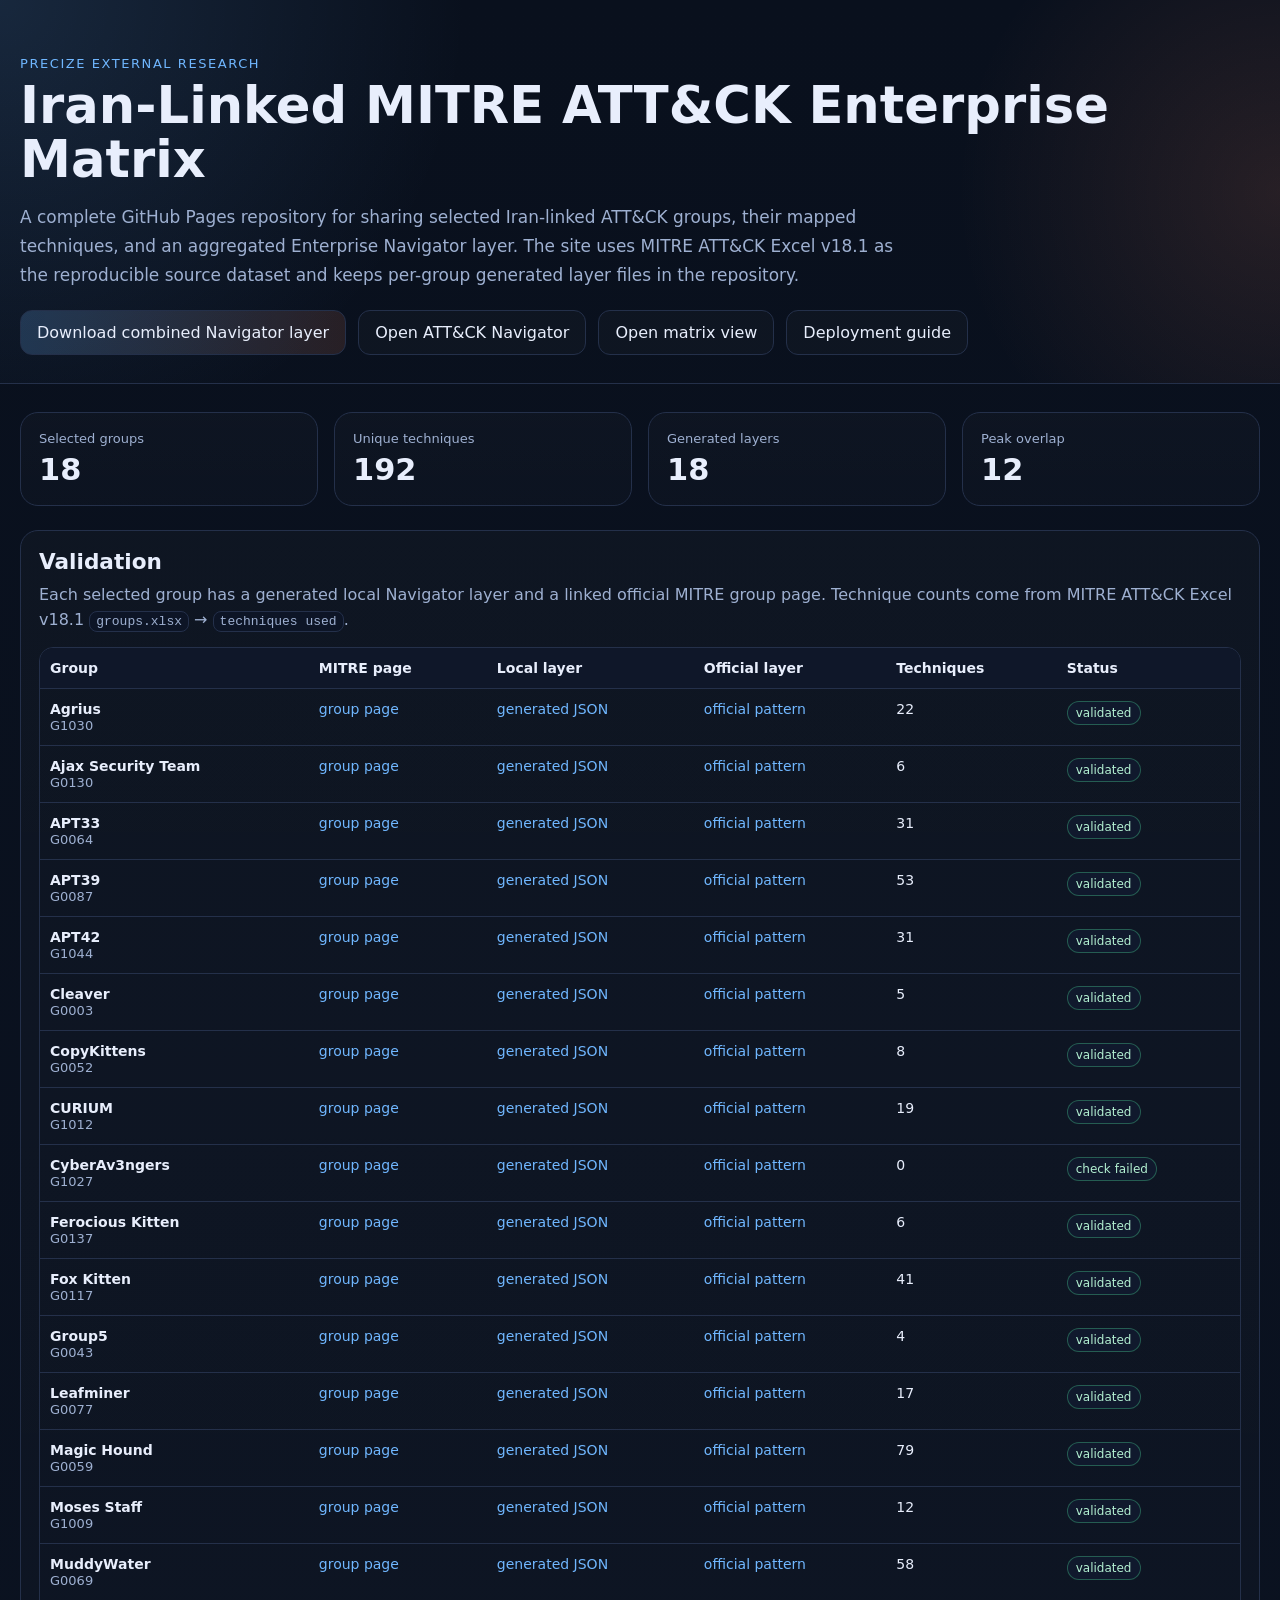
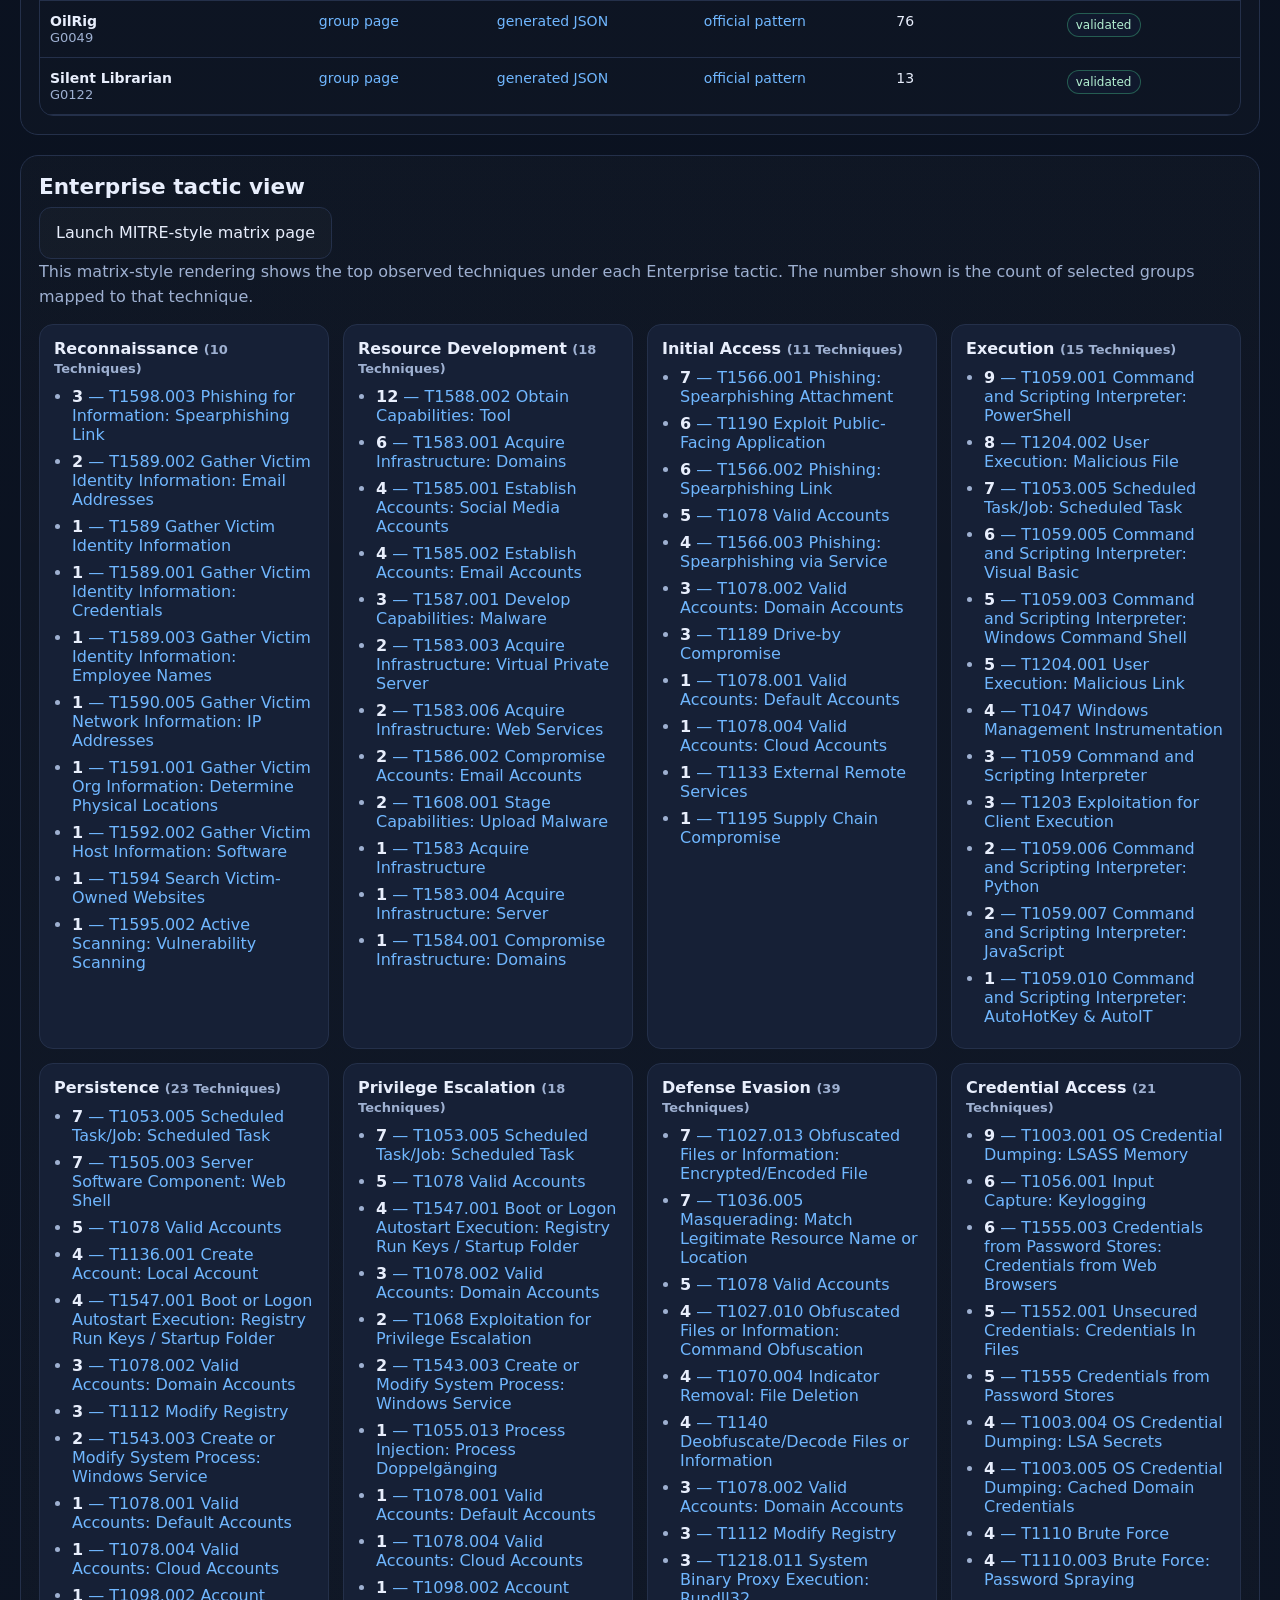
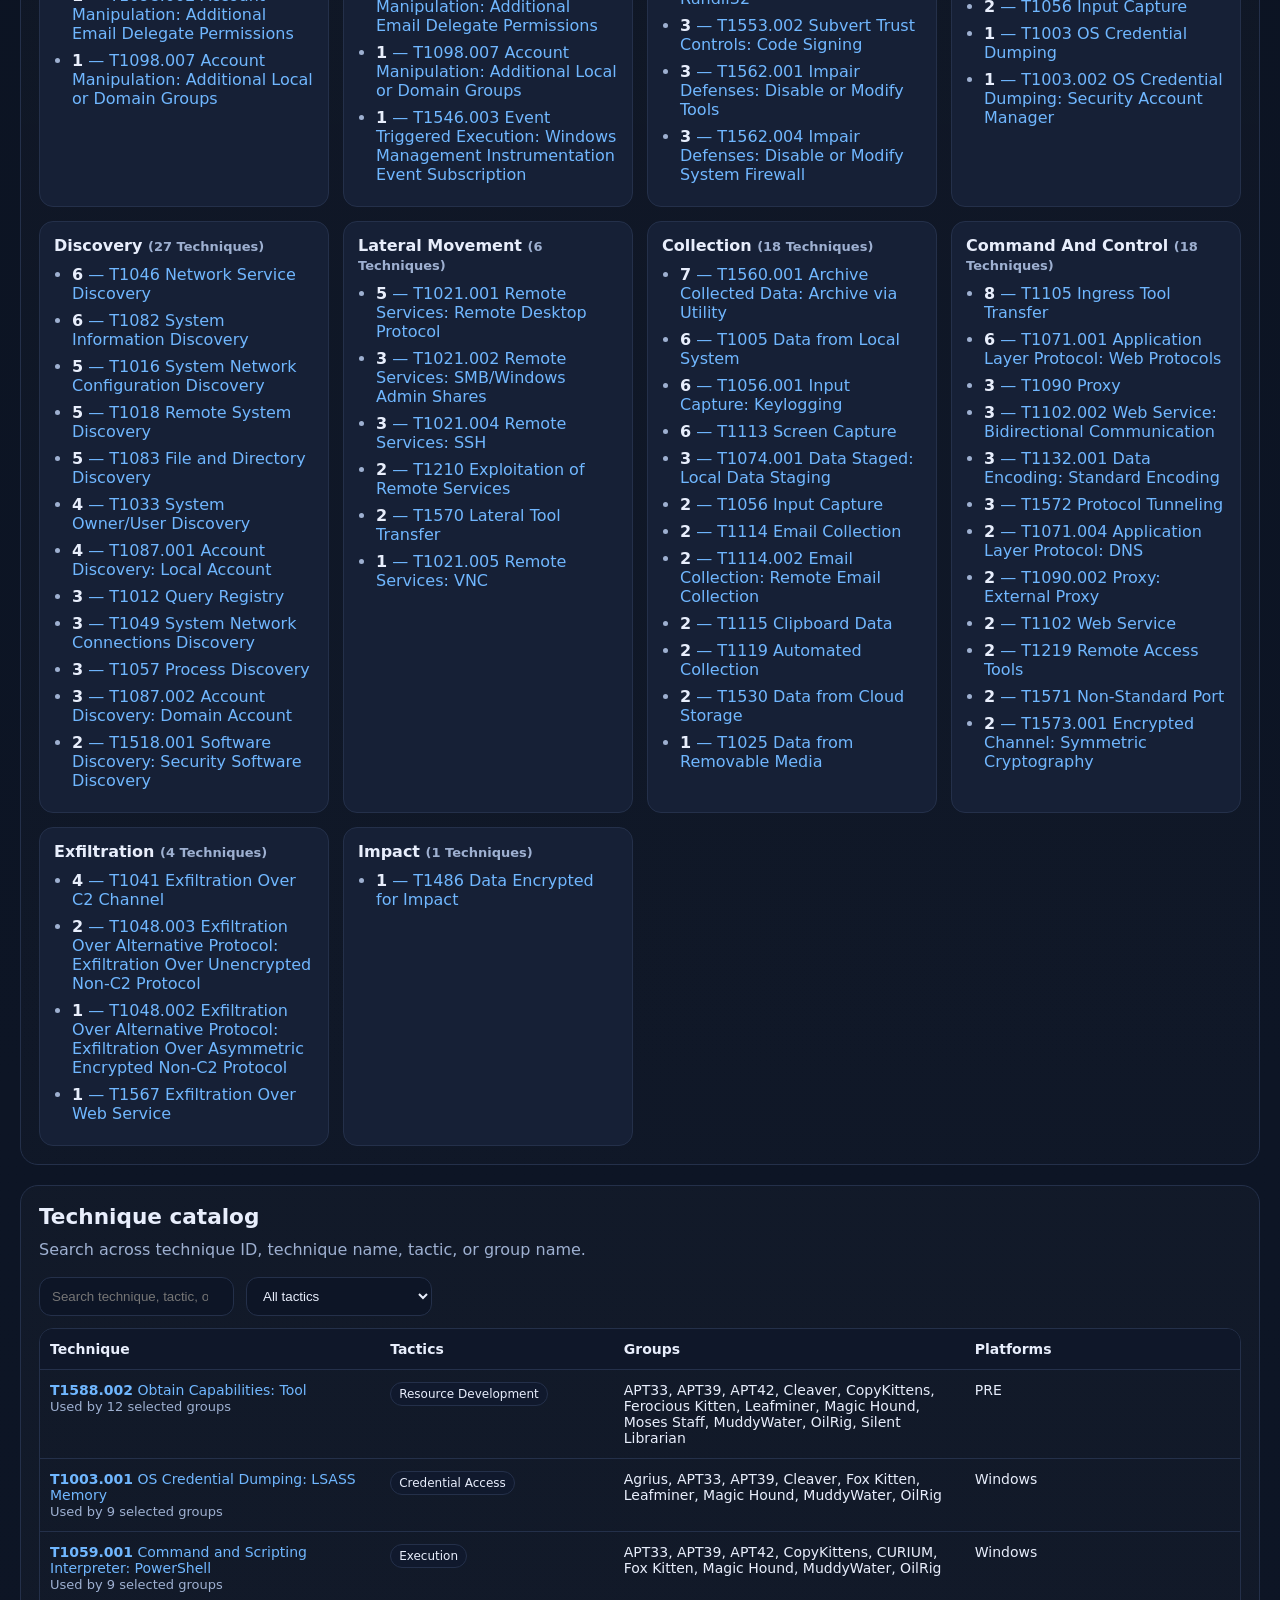
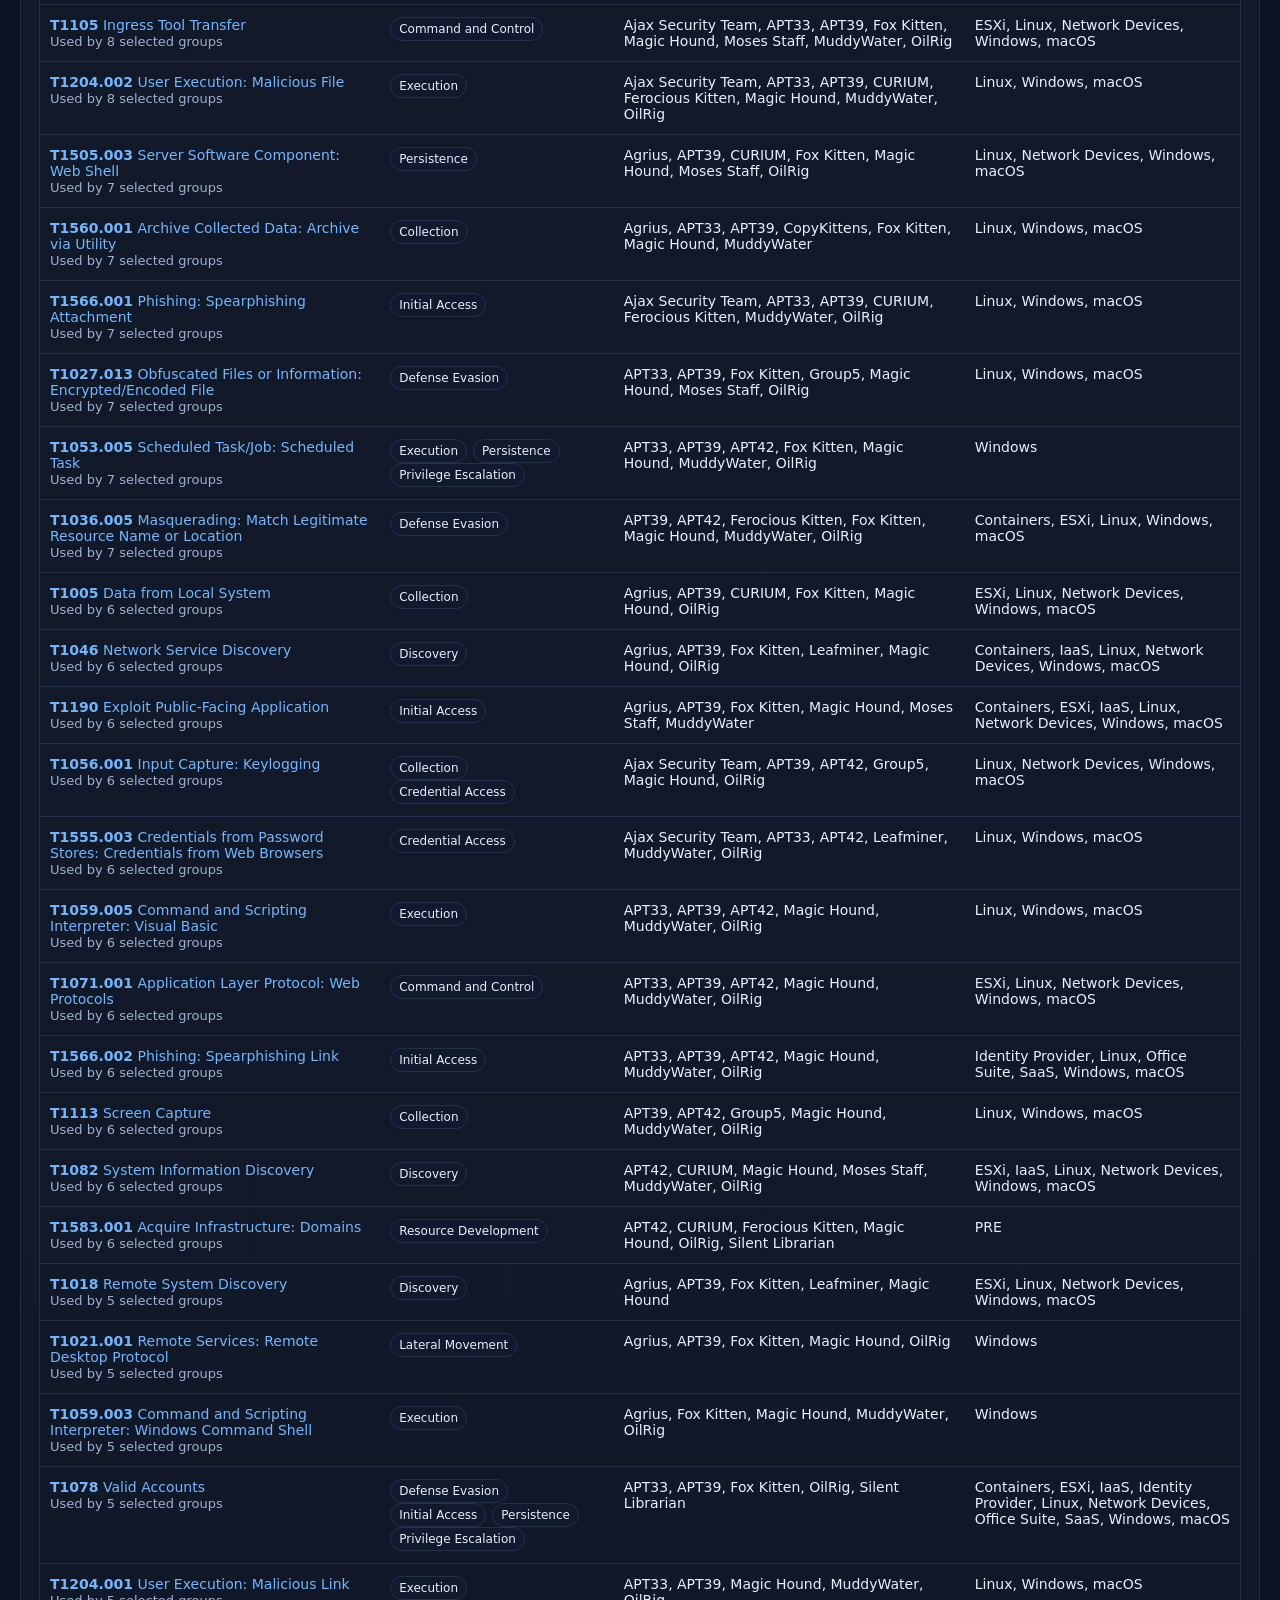
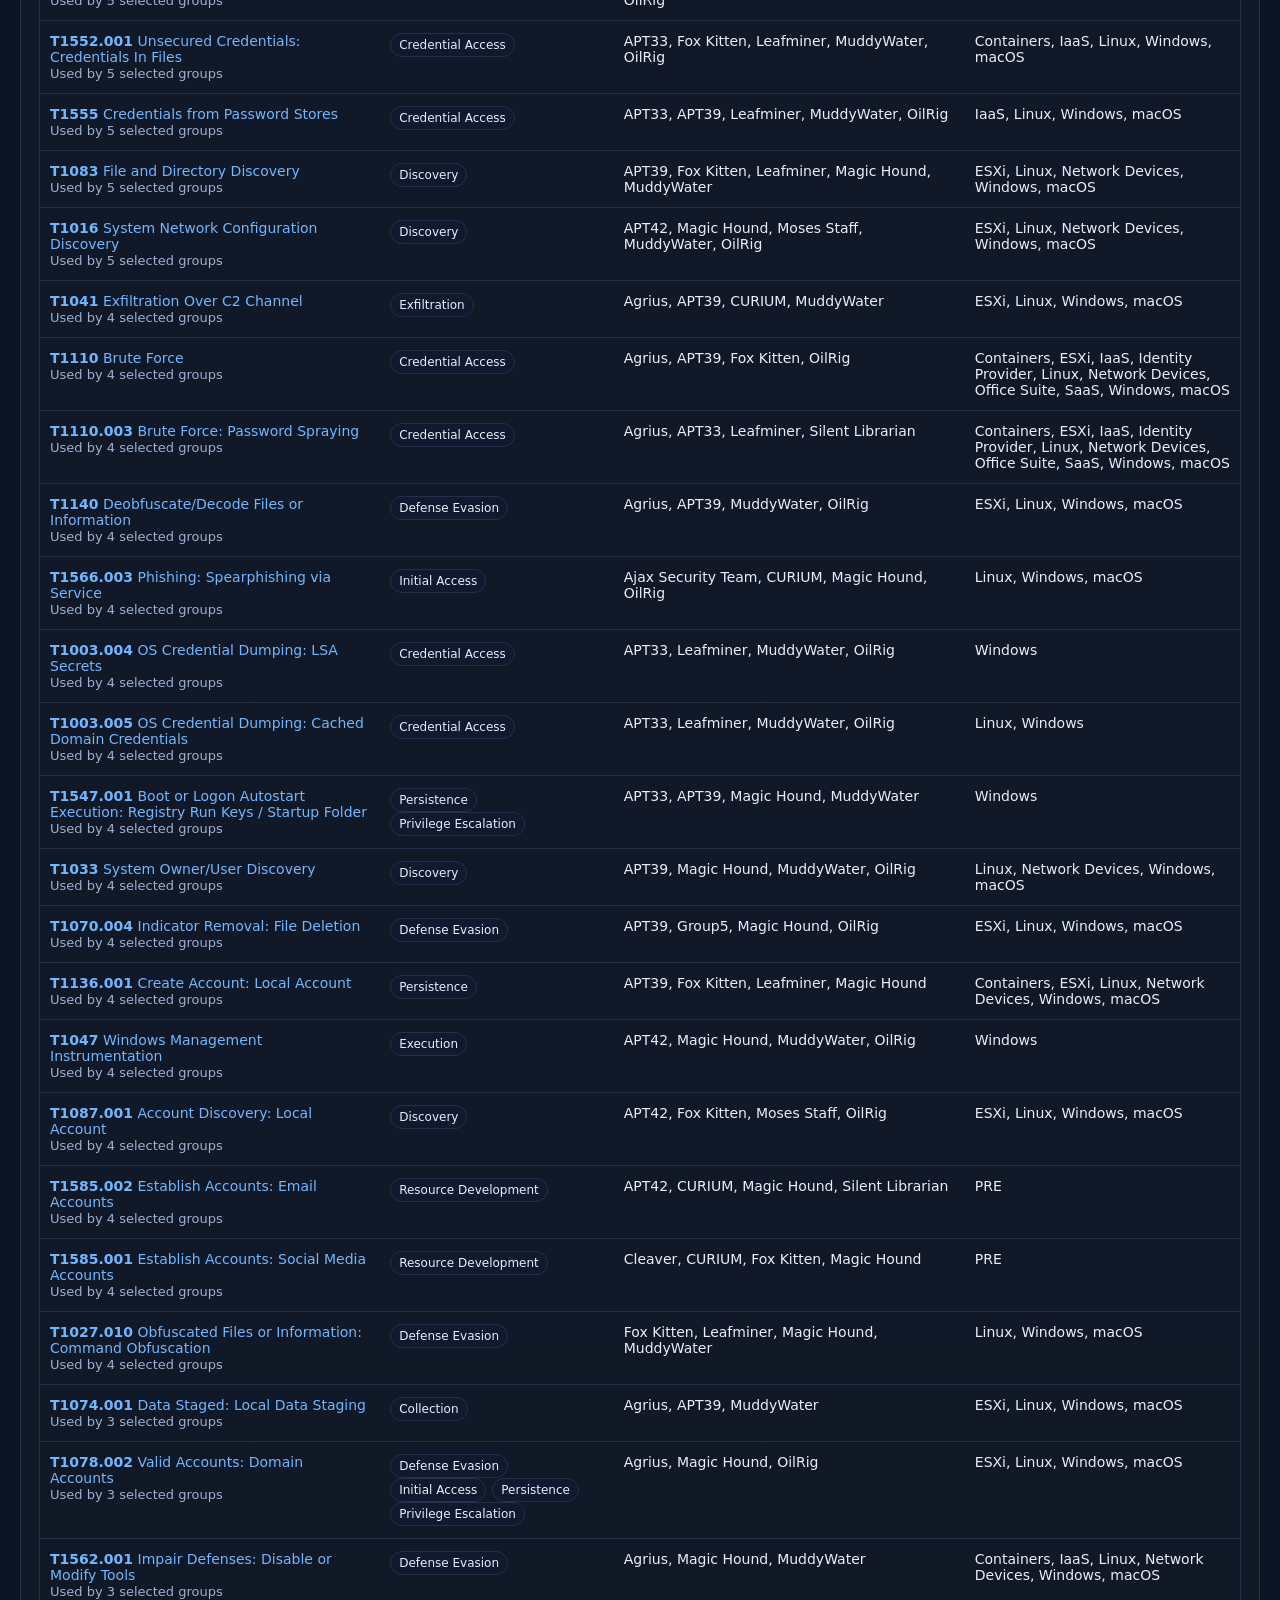
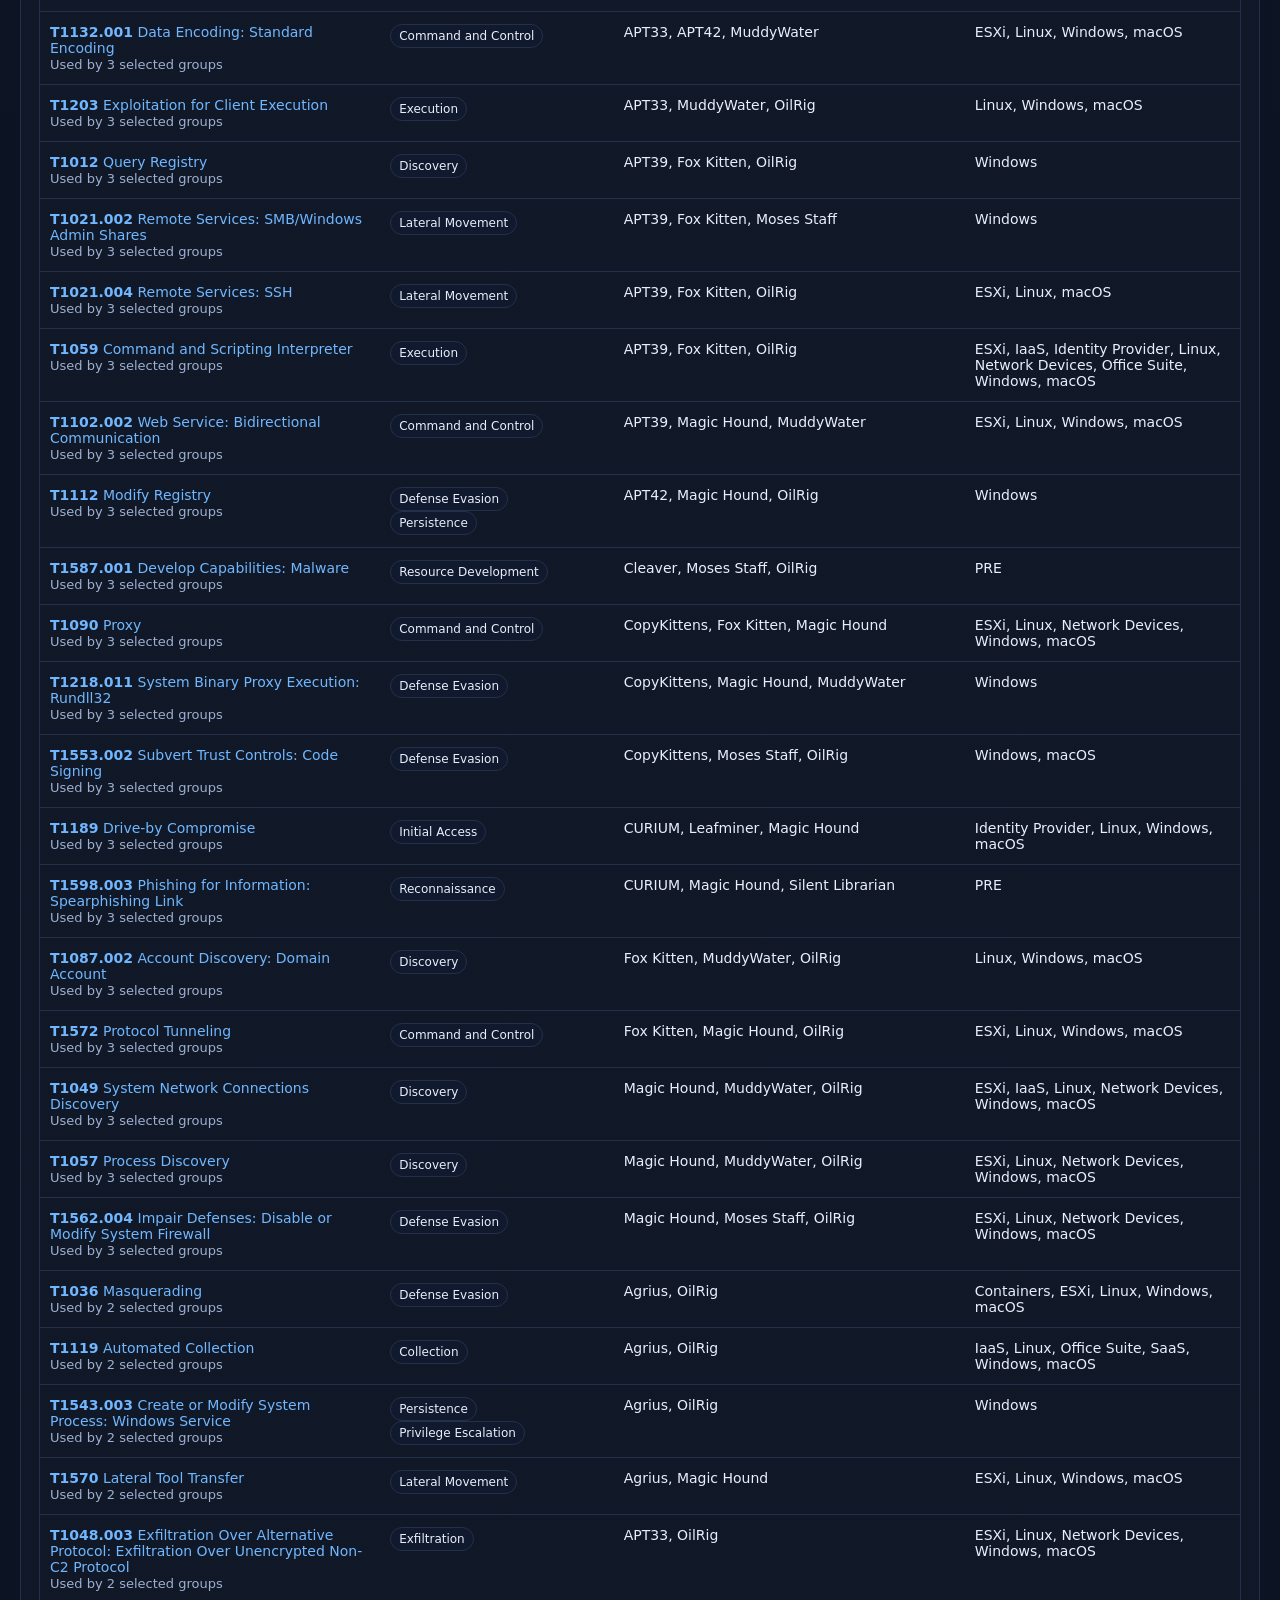
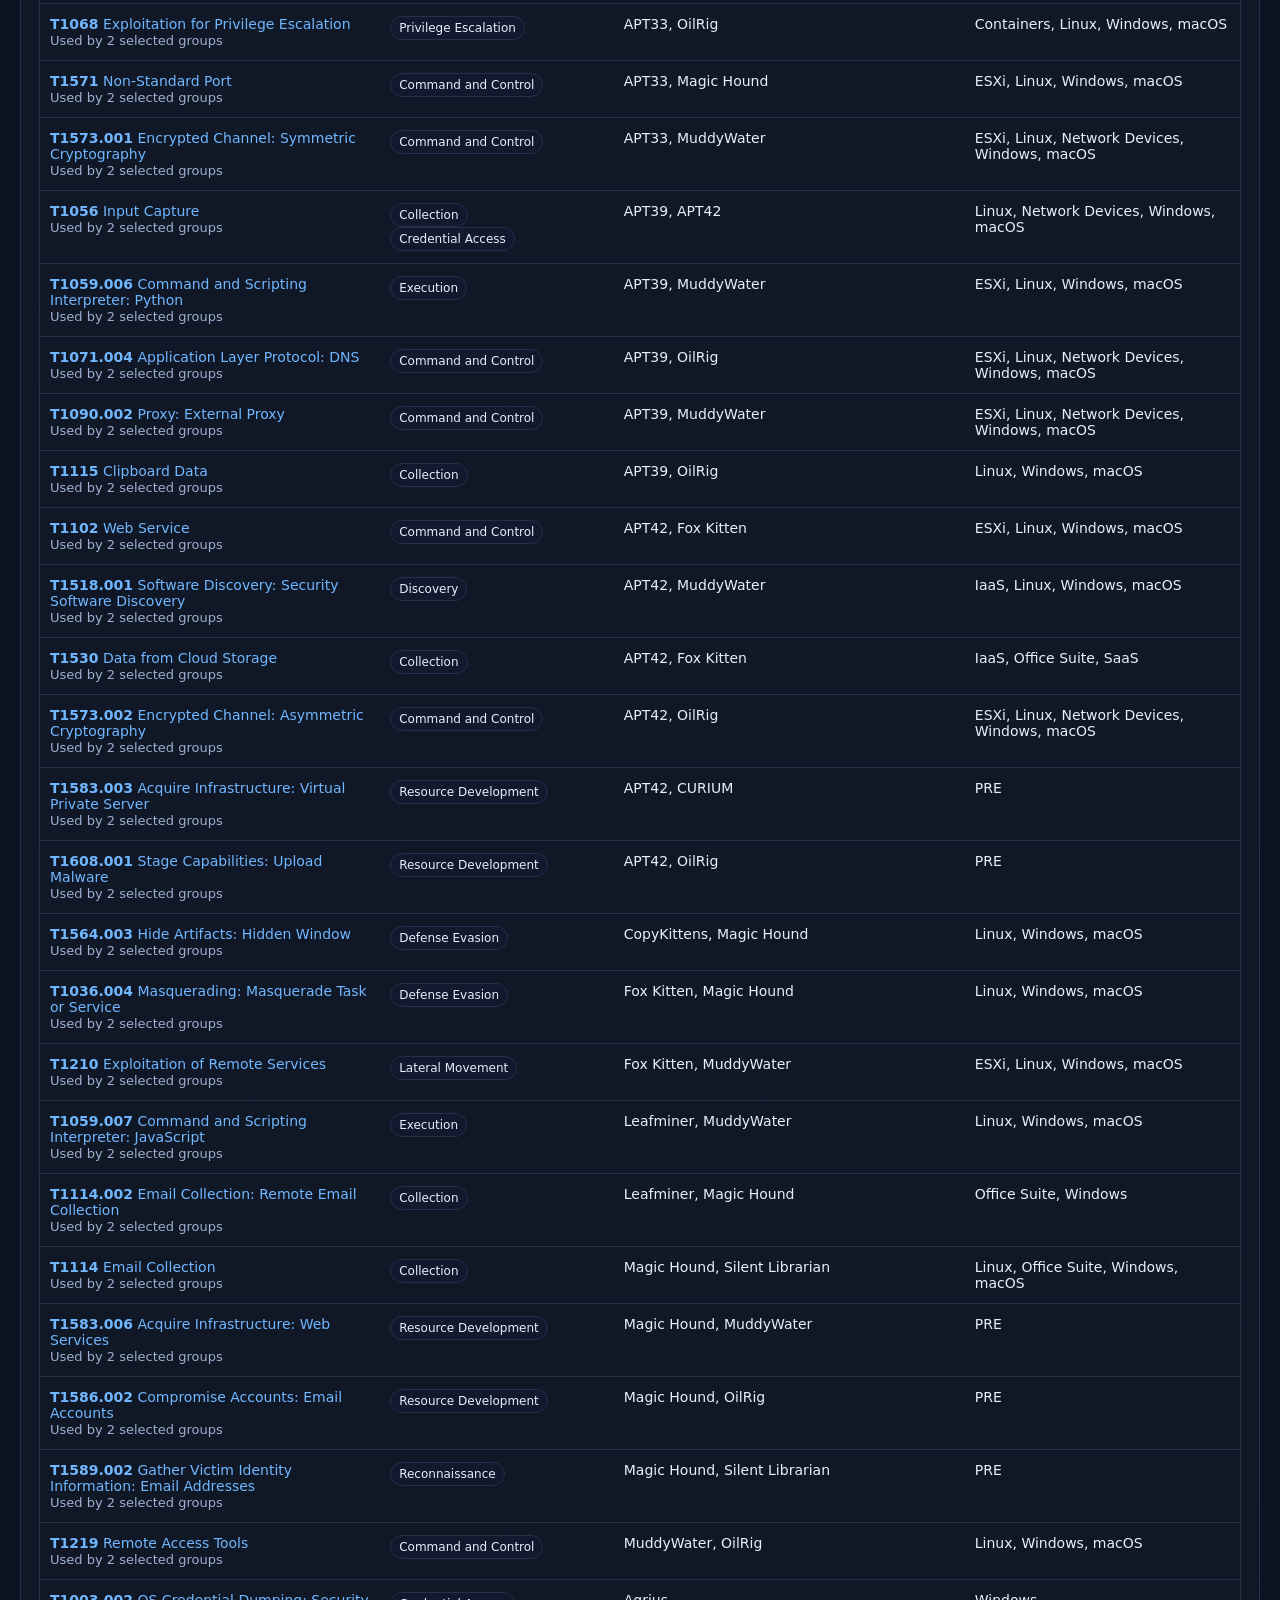
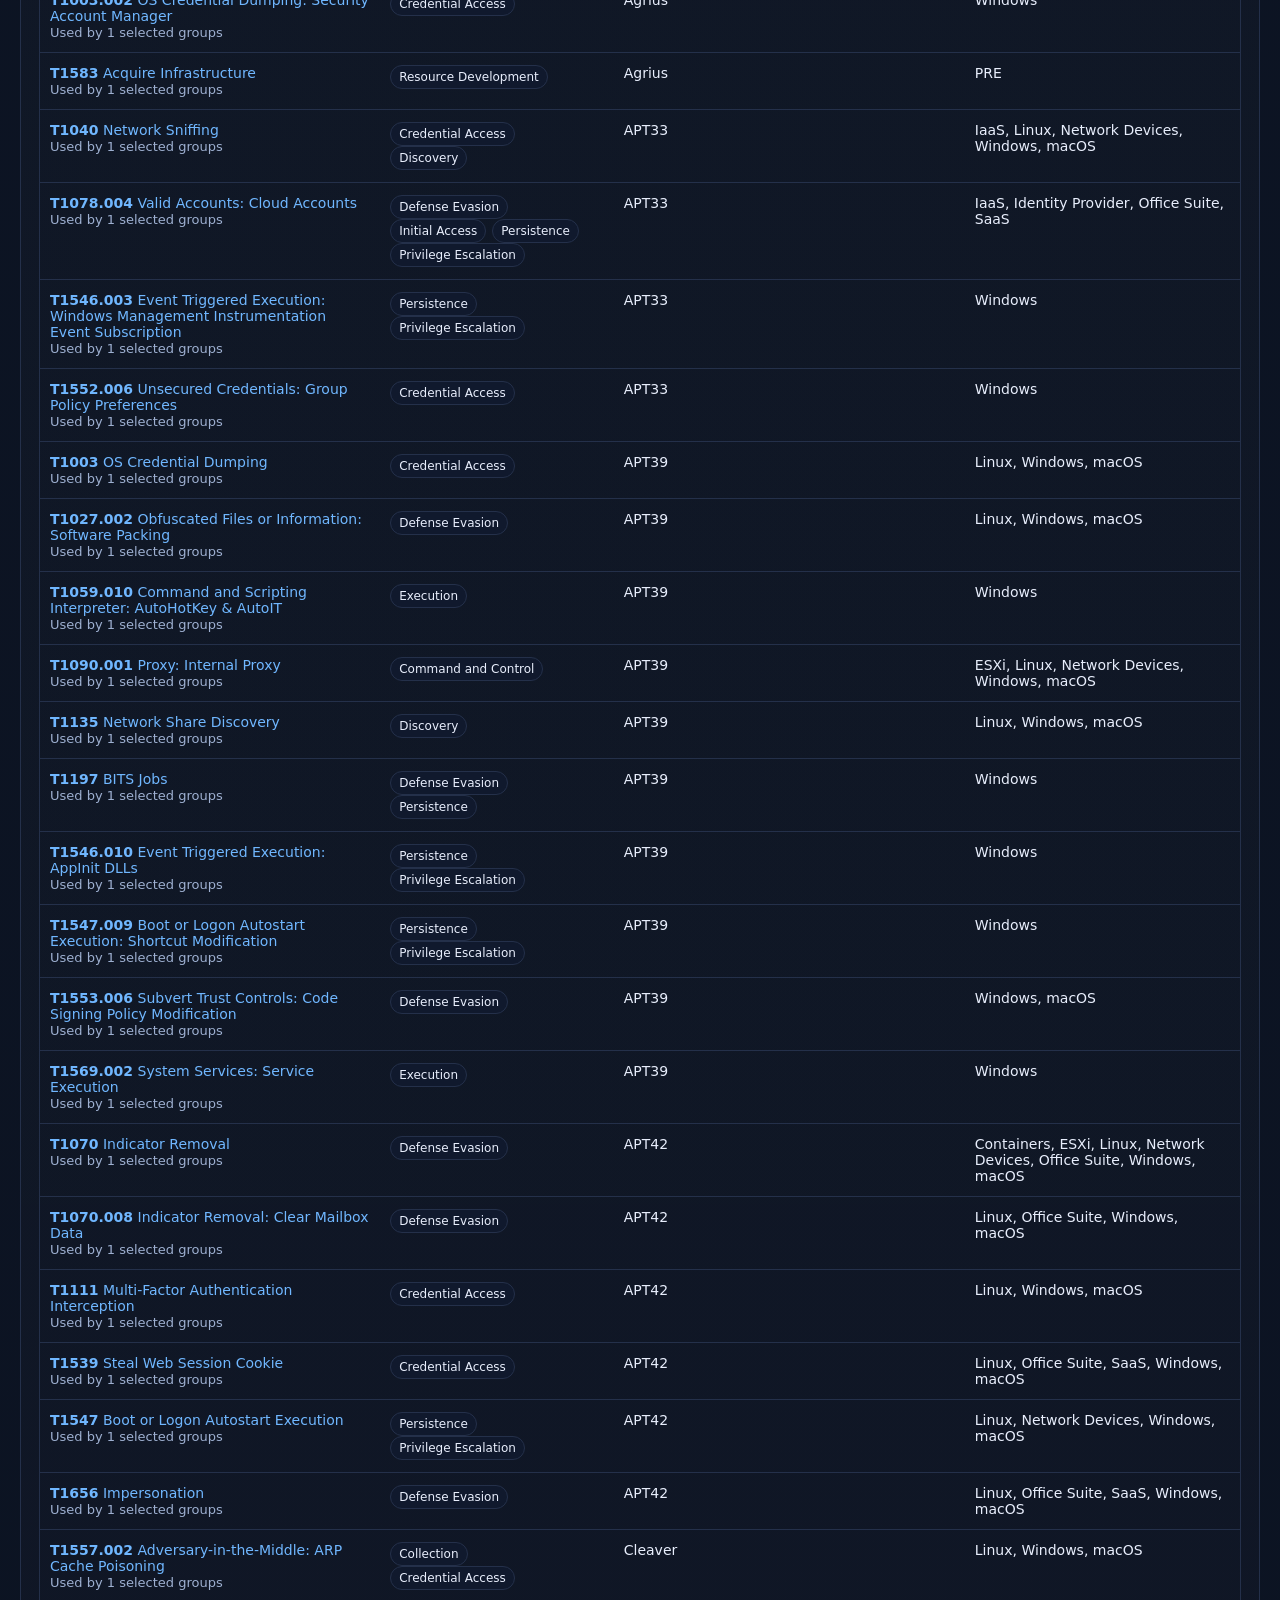
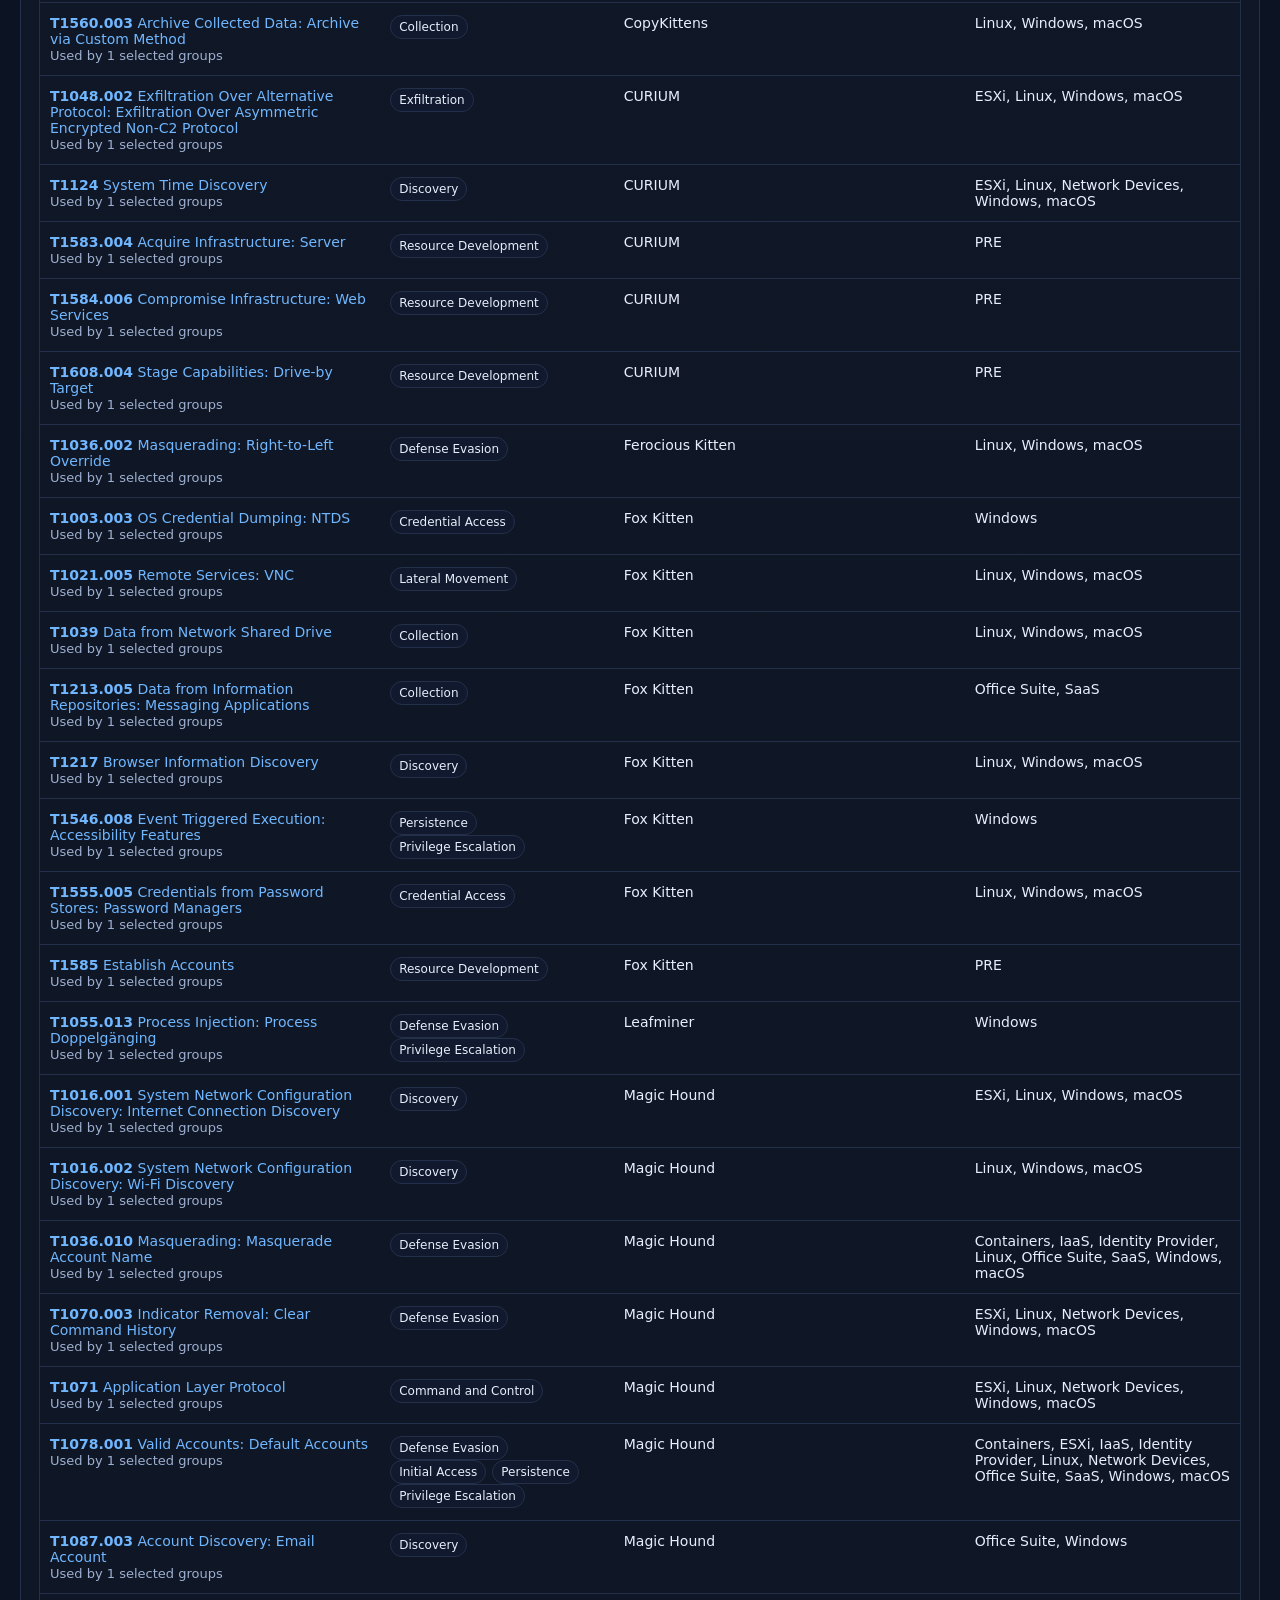
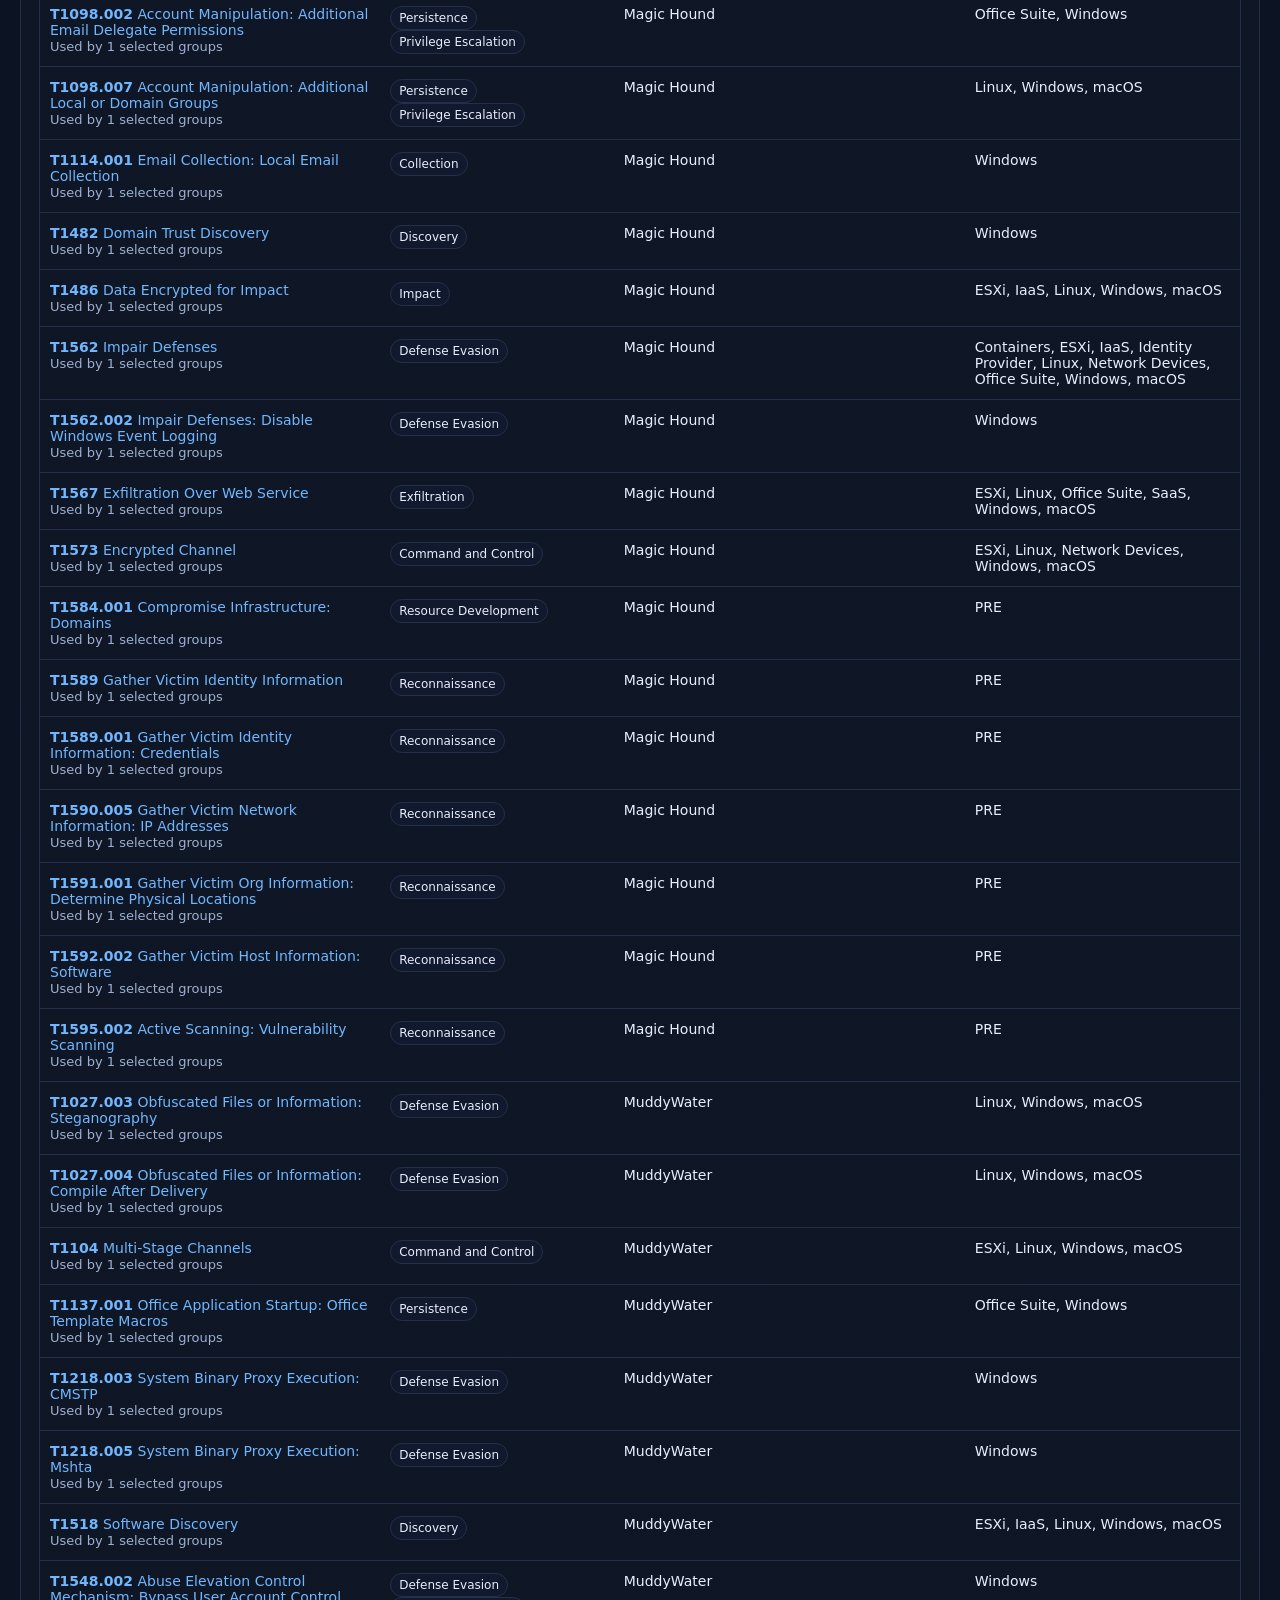
<file: index.html>
<!DOCTYPE html>
<html lang="en">
<head>
  <meta charset="UTF-8" />
  <meta name="viewport" content="width=device-width, initial-scale=1.0" />
  <title>Precize | Iran-Linked MITRE ATT&CK Matrix</title>
  <link rel="stylesheet" href="assets/styles.css" />
</head>
<body>
  <header class="hero">
    <div class="wrap">
      <div class="eyebrow">Precize External Research</div>
      <h1>Iran-Linked MITRE ATT&amp;CK Enterprise Matrix</h1>
      <p class="lede">A complete GitHub Pages repository for sharing selected Iran-linked ATT&amp;CK groups, their mapped techniques, and an aggregated Enterprise Navigator layer. The site uses MITRE ATT&amp;CK Excel v18.1 as the reproducible source dataset and keeps per-group generated layer files in the repository.</p>
      <div class="actions">
        <a class="button primary" href="data/iran_attack_aggregated_layer.json">Download combined Navigator layer</a>
        <a class="button" target="_blank" rel="noreferrer" href="https://mitre-attack.github.io/attack-navigator/">Open ATT&amp;CK Navigator</a>
        <a class="button" href="matrix.html">Open matrix view</a>
        <a class="button" href="README.md">Deployment guide</a>
      </div>
    </div>
  </header>

  <main class="wrap">
    <section class="grid stats" id="stats"></section>

    <section class="panel">
      <div class="panel-head">
        <h2>Validation</h2>
        <p>Each selected group has a generated local Navigator layer and a linked official MITRE group page. Technique counts come from MITRE ATT&amp;CK Excel v18.1 <code>groups.xlsx</code> → <code>techniques used</code>.</p>
      </div>
      <div id="validationTable"></div>
    </section>

    <section class="panel">
      <div class="panel-head">
        <h2>Enterprise tactic view</h2>
        <p><a class="button" href="matrix.html">Launch MITRE-style matrix page</a></p>
        <p>This matrix-style rendering shows the top observed techniques under each Enterprise tactic. The number shown is the count of selected groups mapped to that technique.</p>
      </div>
      <div id="matrix"></div>
    </section>

    <section class="panel">
      <div class="panel-head">
        <h2>Technique catalog</h2>
        <p>Search across technique ID, technique name, tactic, or group name.</p>
      </div>
      <div class="filters">
        <input id="techSearch" type="search" placeholder="Search technique, tactic, or group" />
        <select id="tacticFilter"><option value="">All tactics</option></select>
      </div>
      <div id="techniquesTable"></div>
    </section>

    <section class="panel">
      <div class="panel-head">
        <h2>Selected groups</h2>
        <p>Each card links to the MITRE group page, the generated local layer file, and the official MITRE layer URL pattern.</p>
      </div>
      <div id="groupCards" class="card-grid"></div>
    </section>

    <section class="panel">
      <div class="panel-head">
        <h2>Repository contents</h2>
      </div>
      <ul class="repo-list">
        <li><code>data/generated_layers/*.json</code> - one generated layer per included group</li>
        <li><code>data/iran_attack_aggregated_layer.json</code> - combined ATT&amp;CK Navigator layer</li>
        <li><code>data/manifest.json</code> - complete machine-readable dataset for the site</li>
        <li><code>data/enterprise-attack-v18.1-*.xlsx</code> - MITRE ATT&amp;CK source files used to build the repo</li>
        <li><code>scripts/build_repo.py</code> - reproducible regeneration script</li>
      </ul>
    </section>
  </main>

  <footer class="footer wrap">
    <p>Built for Precize using official MITRE ATT&amp;CK source files and group pages.</p>
  </footer>
  <script src="assets/app.js"></script>
</body>
</html>
</file>
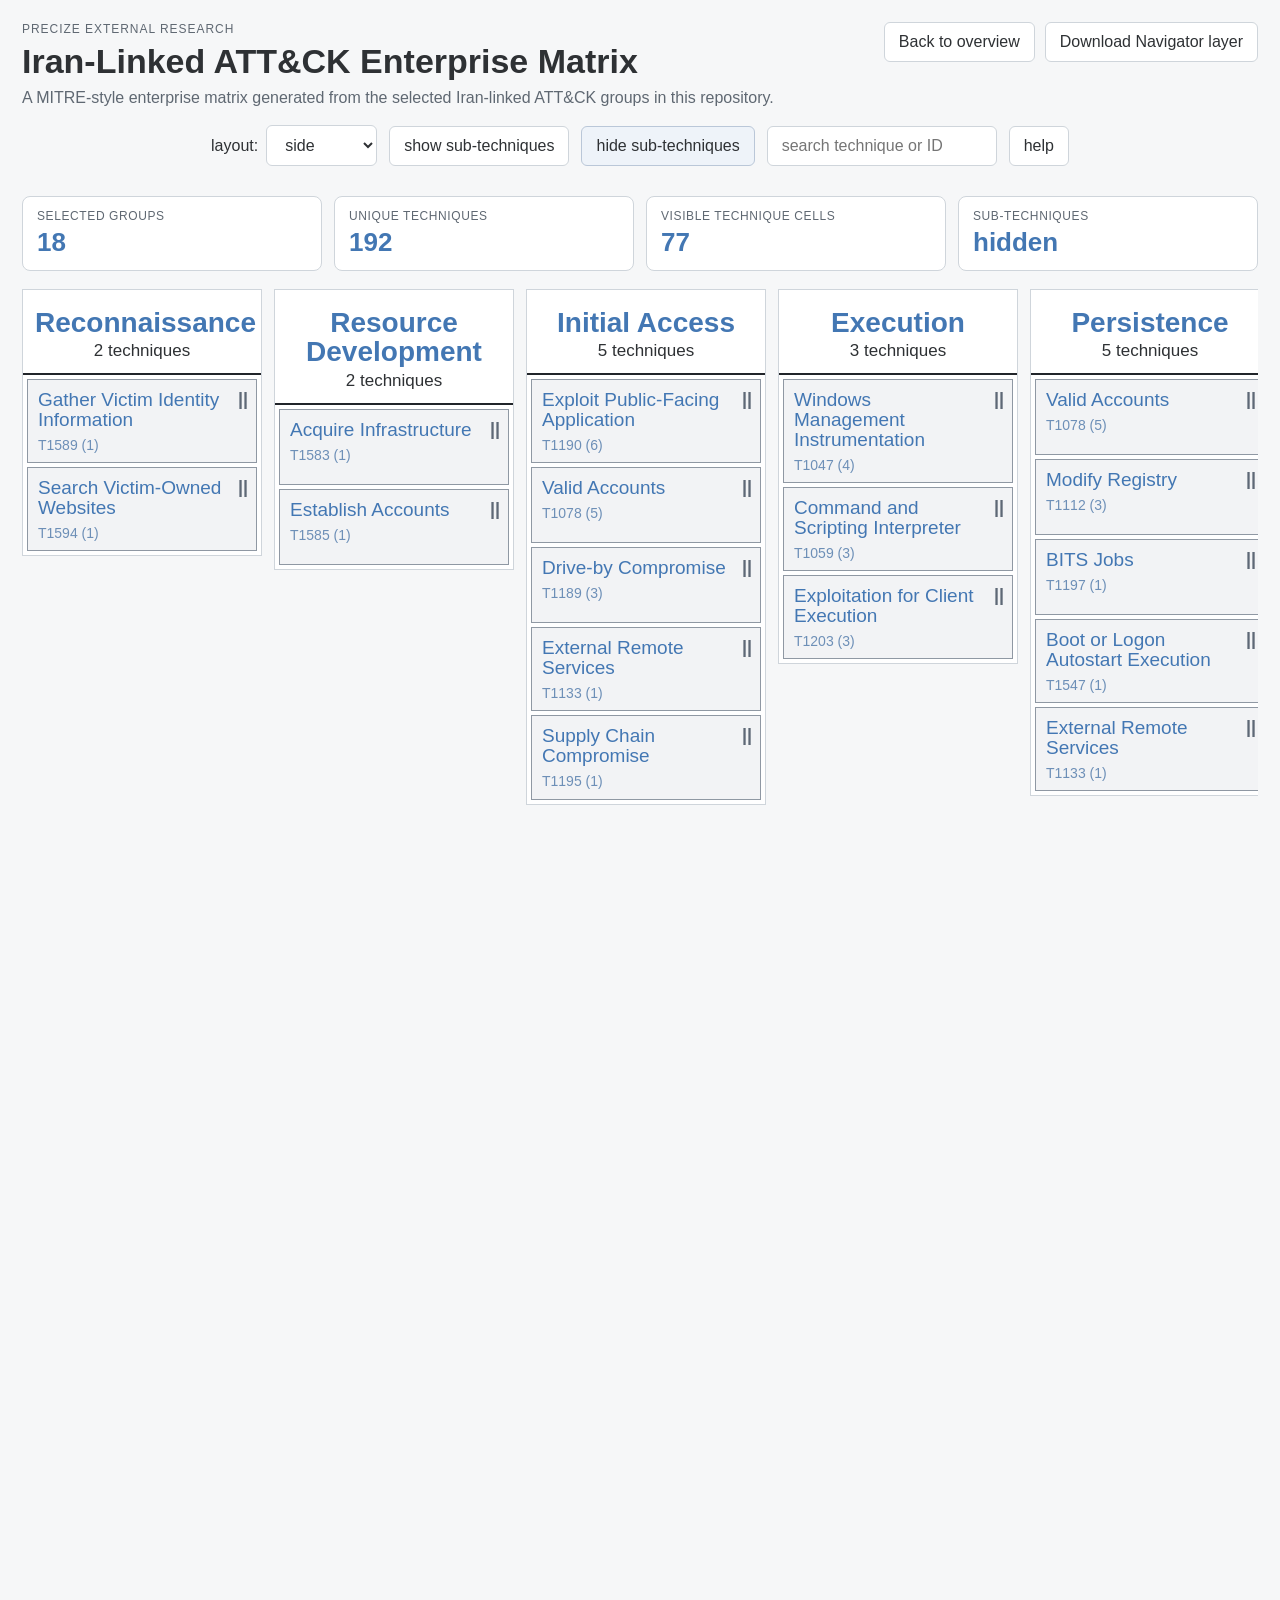
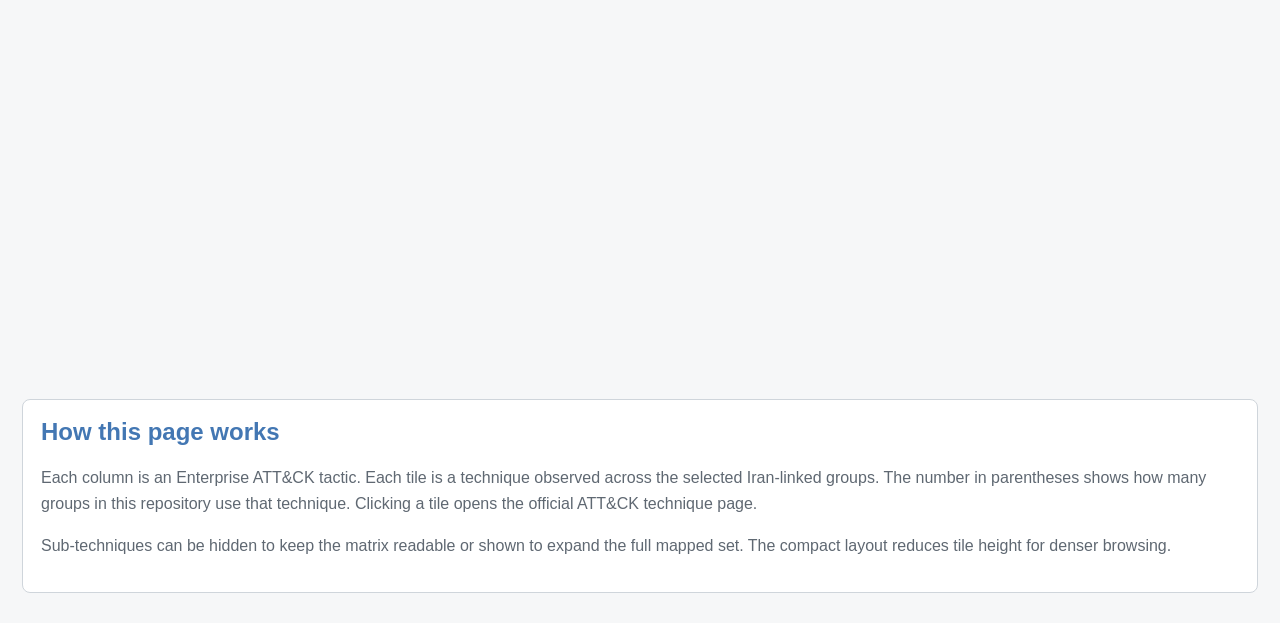
<file: matrix.html>
<!DOCTYPE html>
<html lang="en">
<head>
  <meta charset="UTF-8" />
  <meta name="viewport" content="width=device-width, initial-scale=1.0" />
  <title>Precize | Iran-Linked ATT&CK Enterprise Matrix</title>
  <link rel="stylesheet" href="assets/matrix-page.css" />
</head>
<body>
  <header class="matrix-header">
    <div class="brand-row">
      <div>
        <div class="eyebrow">Precize External Research</div>
        <h1>Iran-Linked ATT&amp;CK Enterprise Matrix</h1>
        <p class="subtitle">A MITRE-style enterprise matrix generated from the selected Iran-linked ATT&amp;CK groups in this repository.</p>
      </div>
      <div class="header-actions">
        <a class="top-link" href="index.html">Back to overview</a>
        <a class="top-link" href="data/iran_attack_aggregated_layer.json">Download Navigator layer</a>
      </div>
    </div>

    <div class="toolbar">
      <label>
        <span>layout:</span>
        <select id="layoutSelect">
          <option value="side">side</option>
          <option value="compact">compact</option>
        </select>
      </label>
      <button id="showSubs">show sub-techniques</button>
      <button id="hideSubs" class="active">hide sub-techniques</button>
      <input id="matrixSearch" type="search" placeholder="search technique or ID" />
      <a class="help-link" href="#matrixHelp">help</a>
    </div>
  </header>

  <main>
    <section id="matrixStats" class="matrix-stats"></section>
    <section id="matrixContainer" class="matrix-container"></section>

    <section id="matrixHelp" class="help-panel">
      <h2>How this page works</h2>
      <p>Each column is an Enterprise ATT&amp;CK tactic. Each tile is a technique observed across the selected Iran-linked groups. The number in parentheses shows how many groups in this repository use that technique. Clicking a tile opens the official ATT&amp;CK technique page.</p>
      <p>Sub-techniques can be hidden to keep the matrix readable or shown to expand the full mapped set. The compact layout reduces tile height for denser browsing.</p>
    </section>
  </main>

  <script src="assets/matrix.js"></script>
</body>
</html>
</file>
<file: assets/styles.css>
:root {
  --bg: #08101b;
  --panel: #121a2b;
  --panel-2: #162036;
  --text: #e8eefc;
  --muted: #9eb0d1;
  --accent: #70b7ff;
  --accent-2: #ff8b60;
  --border: #24304a;
}
* { box-sizing: border-box; }
body { margin: 0; font-family: Inter, ui-sans-serif, system-ui, -apple-system, Segoe UI, Roboto, sans-serif; background: linear-gradient(180deg,#09101d,#0d1525 20%,#0b1220); color: var(--text); }
a { color: var(--accent); text-decoration: none; }
a:hover { text-decoration: underline; }
.wrap { width: min(1240px, calc(100% - 32px)); margin: 0 auto; }
.hero { padding: 56px 0 28px; border-bottom: 1px solid var(--border); background: radial-gradient(circle at top left, rgba(112,183,255,.14), transparent 35%), radial-gradient(circle at right, rgba(255,139,96,.12), transparent 25%); }
.eyebrow { color: var(--accent); font-size: 13px; text-transform: uppercase; letter-spacing: .12em; margin-bottom: 8px; }
h1 { font-size: clamp(2rem, 4vw, 3.2rem); margin: 0 0 14px; line-height: 1.05; }
.lede { max-width: 900px; color: var(--muted); font-size: 1.06rem; line-height: 1.7; }
.actions { display:flex; flex-wrap:wrap; gap:12px; margin-top: 20px; }
.button { display:inline-flex; align-items:center; padding: 12px 16px; border:1px solid var(--border); border-radius: 12px; background: rgba(255,255,255,.02); color: var(--text); }
.button.primary { background: linear-gradient(90deg, rgba(112,183,255,.2), rgba(255,139,96,.12)); }
main { padding: 28px 0 60px; }
.grid.stats { display:grid; grid-template-columns: repeat(auto-fit, minmax(180px, 1fr)); gap: 16px; margin-bottom: 24px; }
.stat, .panel, .card { background: linear-gradient(180deg, rgba(255,255,255,.02), rgba(255,255,255,.01)); border: 1px solid var(--border); border-radius: 18px; }
.stat { padding: 18px; }
.stat .label { color: var(--muted); font-size: 13px; margin-bottom: 6px; }
.stat .value { font-size: 1.9rem; font-weight: 700; }
.panel { padding: 18px; margin-bottom: 20px; }
.panel-head { margin-bottom: 14px; }
.panel-head h2 { margin: 0 0 8px; font-size: 1.35rem; }
.panel-head p { margin: 0; color: var(--muted); line-height: 1.6; }
.table-wrap { overflow:auto; border: 1px solid var(--border); border-radius: 14px; }
table { width: 100%; border-collapse: collapse; font-size: 14px; }
th, td { border-bottom: 1px solid var(--border); padding: 12px 10px; text-align: left; vertical-align: top; }
th { position: sticky; top: 0; background: #0f1729; z-index: 1; }
code { background:#0d1526; border:1px solid var(--border); padding:2px 6px; border-radius:8px; }
.badge { display:inline-flex; padding: 4px 8px; border-radius: 999px; font-size: 12px; margin-right: 6px; border:1px solid var(--border); color: var(--text); background: #10192d; }
.badge.explicit { border-color: rgba(68,195,139,.4); color: #b3f0d2; }
.badge.suspected { border-color: rgba(255,139,96,.35); color: #ffd4c4; }
.badge.ok { border-color: rgba(68,195,139,.4); color: #b3f0d2; }
.card-grid { display:grid; grid-template-columns: repeat(auto-fit, minmax(270px, 1fr)); gap: 16px; }
.card { padding: 16px; }
.card h3 { margin: 0 0 8px; font-size: 1.1rem; }
.meta, .small { color: var(--muted); font-size: 13px; }
.matrix-grid { display:grid; grid-template-columns: repeat(auto-fit, minmax(260px, 1fr)); gap: 14px; }
.matrix-card { border:1px solid var(--border); border-radius: 14px; padding: 14px; background: var(--panel-2); }
.matrix-card h3 { margin: 0 0 10px; text-transform: capitalize; font-size: 1rem; }
.matrix-card ul { margin: 0; padding-left: 18px; }
.matrix-card li { margin: 0 0 8px; color: var(--muted); }
.score { font-weight: 700; color: var(--text); }
.filters { display:flex; gap:12px; margin-bottom: 12px; flex-wrap: wrap; }
input, select { background:#0d1526; color: var(--text); border:1px solid var(--border); border-radius: 12px; padding: 10px 12px; }
.repo-list { color: var(--muted); line-height: 1.9; }
.footer { padding: 0 0 36px; color: var(--muted); }
@media (max-width: 700px) { .wrap { width: min(100% - 20px, 1240px); } }
</file>
<file: assets/matrix-page.css>
:root {
  --bg: #f6f7f8;
  --panel: #ffffff;
  --border: #cfd5db;
  --text: #2e3134;
  --muted: #5f6872;
  --link: #4377b3;
  --link-soft: #6d8fb7;
  --tile: #f2f3f5;
  --tile-border: #8f98a3;
  --accent: #5e6876;
}
* { box-sizing: border-box; }
html, body { margin: 0; padding: 0; background: var(--bg); color: var(--text); font-family: Arial, Helvetica, sans-serif; }
a { color: var(--link); text-decoration: none; }
a:hover { text-decoration: underline; }
.matrix-header { max-width: 1880px; margin: 0 auto; padding: 22px 22px 10px; }
.brand-row { display: flex; justify-content: space-between; gap: 16px; align-items: flex-start; }
.eyebrow { font-size: 12px; letter-spacing: .08em; text-transform: uppercase; color: var(--muted); margin-bottom: 6px; }
h1 { font-size: 34px; margin: 0 0 8px; font-weight: 700; }
.subtitle { margin: 0; color: var(--muted); font-size: 16px; }
.header-actions { display: flex; gap: 10px; flex-wrap: wrap; }
.top-link, .toolbar button, .toolbar select, .toolbar input, .help-link { border: 1px solid var(--border); background: white; border-radius: 6px; padding: 10px 14px; color: var(--text); font-size: 16px; }
.toolbar { display: flex; align-items: center; justify-content: center; gap: 12px; flex-wrap: wrap; margin: 18px 0 10px; }
.toolbar label { display: inline-flex; gap: 8px; align-items: center; }
.toolbar button.active { background: #eef3f9; border-color: #bac7d8; }
.toolbar input { min-width: 220px; }
main { max-width: 1880px; margin: 0 auto; padding: 0 22px 30px; }
.matrix-stats { display: grid; grid-template-columns: repeat(auto-fit, minmax(180px, 1fr)); gap: 12px; margin: 10px 0 18px; }
.stat-card { background: white; border: 1px solid var(--border); border-radius: 8px; padding: 12px 14px; }
.stat-label { color: var(--muted); font-size: 12px; text-transform: uppercase; letter-spacing: .05em; }
.stat-value { font-size: 26px; margin-top: 4px; color: var(--link); font-weight: 700; }
.matrix-container { display: grid; gap: 12px; overflow-x: auto; align-items: start; padding-bottom: 8px; }
.matrix-container.side { grid-template-columns: repeat(14, minmax(240px, 1fr)); }
.matrix-container.compact { grid-template-columns: repeat(14, minmax(220px, 1fr)); }
.tactic-column { background: white; border: 1px solid var(--border); min-width: 0; }
.tactic-title { color: var(--link); font-size: 28px; text-align: center; padding: 18px 12px 4px; font-weight: 700; line-height: 1.05; }
.tactic-count { text-align: center; font-size: 17px; padding-bottom: 12px; border-bottom: 2px solid #21252a; }
.technique-list { padding: 4px; display: flex; flex-direction: column; gap: 4px; }
.technique-card { display: block; position: relative; min-height: 76px; background: var(--tile); border: 1px solid var(--tile-border); padding: 10px 32px 10px 10px; color: var(--link); line-height: 1.04; }
.technique-card::after { content: '||'; position: absolute; right: 8px; top: 10px; color: var(--accent); font-weight: 700; font-size: 18px; }
.technique-card:hover { background: #edf2f8; text-decoration: none; }
.technique-card.muted { color: var(--muted); }
.technique-main { font-size: 19px; font-weight: 500; }
.technique-sub { font-size: 17px; margin-top: 4px; }
.technique-meta { margin-top: 8px; font-size: 14px; color: var(--link-soft); }
.matrix-container.compact .technique-card { min-height: 64px; padding: 8px 28px 8px 8px; }
.matrix-container.compact .technique-main { font-size: 17px; }
.matrix-container.compact .technique-sub { font-size: 15px; }
.matrix-container.compact .technique-meta { font-size: 13px; }
.help-panel { margin-top: 18px; background: white; border: 1px solid var(--border); border-radius: 8px; padding: 18px; }
.help-panel h2 { margin-top: 0; color: var(--link); }
.help-panel p { color: var(--muted); line-height: 1.6; }
@media (max-width: 900px) {
  .brand-row { flex-direction: column; }
  h1 { font-size: 28px; }
}
</file>
